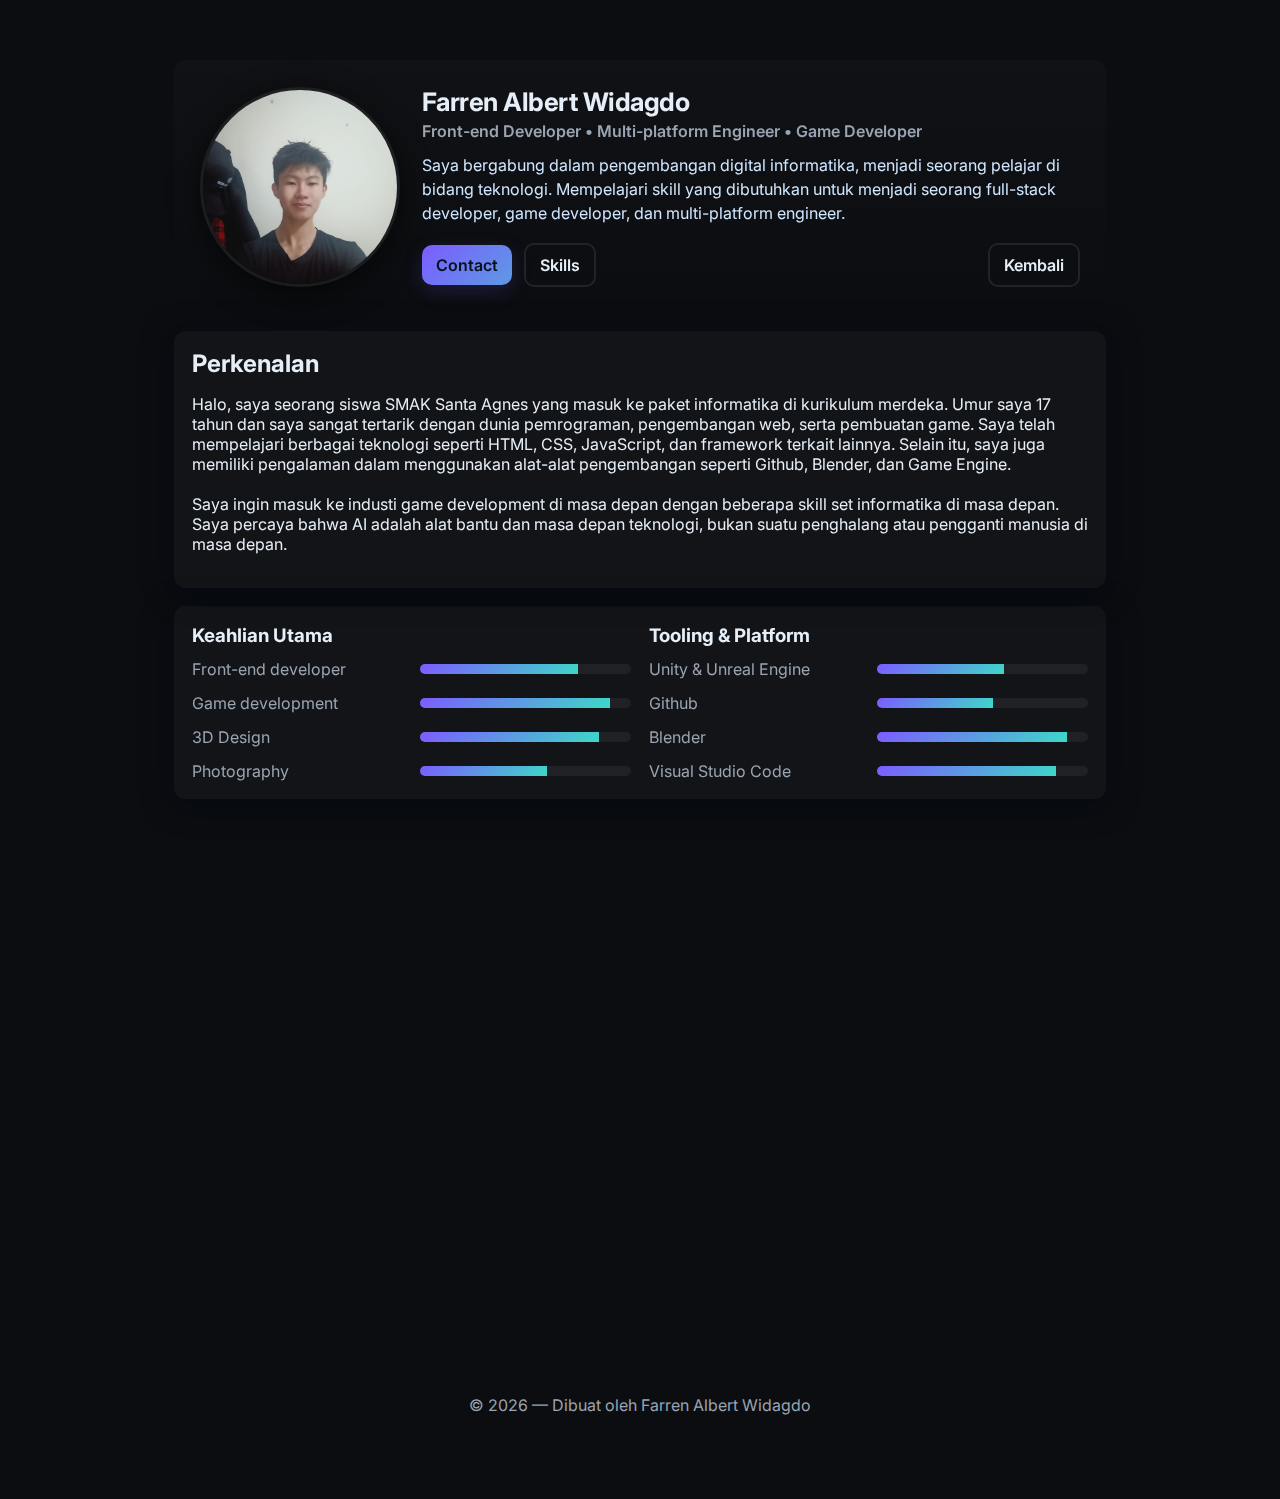
<file: AboutUs.html>
<!doctype html>
<html lang="en">

<head>
  <meta charset="utf-8" />
  <meta name="viewport" content="width=device-width,initial-scale=1" />
  <title>Portfolio — Front-end Developer</title>
  <link href="https://fonts.googleapis.com/css2?family=Inter:wght@300;400;600;700;800&display=swap" rel="stylesheet">
  <link rel="stylesheet" href="AboutUs.css">
  <link href="https://unpkg.com/aos@2.3.1/dist/aos.css" rel="stylesheet">
  <script src="https://unpkg.com/aos@2.3.1/dist/aos.js"></script>
  <meta name="description" content="Front-end developer / multi-platform engineer / game developer portfolio">
</head>


<body>
  <main class="wrap">
    <header class="hero">
      <div class="hero-inner">
        <div class="avatar-wrap">
          <!-- Replace profile.jpg with your image -->
          <img data-aos="fade-down" data-aos-duration="1000" src="Profile.jpeg" alt="Profile" class="avatar">
        </div>
        <div class="intro">
          <h1 data-aos="fade-down" data-aos-duration="1800" class="name">Farren Albert Widagdo</h1>
          <p data-aos="fade-down" data-aos-duration="1500" class="roles">Front-end Developer • Multi-platform Engineer • Game Developer</p>
          <p data-aos="fade-down" data-aos-duration="1000" class="lead">Saya bergabung dalam pengembangan digital informatika, menjadi seorang pelajar di bidang
            teknologi.
            Mempelajari skill yang dibutuhkan untuk menjadi seorang full-stack developer, game developer, dan
            multi-platform engineer.
          </p>
          <div class="actions">
            <a data-aos="fade-down" data-aos-duration="1200" class="btn primary" href="#contact">Contact</a>
            <a data-aos="fade-down" data-aos-duration="1100" class="btn ghost" href="#skills">Skills</a>
            <a data-aos="fade-down" data-aos-duration="1000" class="back" id="backBtn" href="index.html" role="button" aria-label="Kembali">Kembali</a>
          </div>
        </div>
      </div>
    </header>

    <section data-aos="fade-down" data-aos-duration="1500" id="about" class="card">
      <h2 data-aos="fade-down" data-aos-duration="1000">Perkenalan</h2>
      <p data-aos="fade-down" data-aos-duration="700">Halo, saya seorang siswa SMAK Santa Agnes yang masuk ke paket informatika di kurikulum merdeka.
        Umur saya 17 tahun dan saya sangat tertarik dengan dunia pemrograman, pengembangan web, serta pembuatan game.
        Saya telah mempelajari berbagai teknologi seperti HTML, CSS, JavaScript, dan framework terkait lainnya.
        Selain itu, saya juga memiliki pengalaman dalam menggunakan alat-alat pengembangan seperti Github, Blender, dan
        Game Engine.
        <br><br>
        Saya ingin masuk ke industi game development di masa depan dengan beberapa skill set informatika di masa depan.
        Saya percaya bahwa AI adalah alat bantu dan masa depan teknologi, bukan suatu penghalang atau pengganti manusia
        di masa depan.
      </p>
    </section>

    <section data-aos="fade-down" data-aos-duration="1500" id="skills" class="card grid">
      <div data-aos="fade-down" data-aos-duration="2500">
        <h3>Keahlian Utama</h3>
        <ul class="skills-list">
          <li data-aos="fade-down" data-aos-duration="1500"><span>Front-end developer</span><span class="meter" style="--v:75%"></span></li>
          <li data-aos="fade-down" data-aos-duration="1400"><span>Game development</span><span class="meter" style="--v:90%"></span></li>
          <li data-aos="fade-down" data-aos-duration="1300"><span>3D Design</span><span class="meter" style="--v:85%"></span></li>
          <li data-aos="fade-down" data-aos-duration="1200"><span>Photography</span><span class="meter" style="--v:60%"></span></li>
        </ul>
      </div>
      <div data-aos="fade-down" data-aos-duration="2500">
        <h3>Tooling &amp; Platform</h3>
        <ul class="skills-list">
          <li data-aos="fade-down" data-aos-duration="1500"><span>Unity &amp; Unreal Engine</span><span class="meter" style="--v:60%"></span></li>
          <li data-aos="fade-down" data-aos-duration="1400"><span>Github</span><span class="meter" style="--v:55%"></span></li>
          <li data-aos="fade-down" data-aos-duration="1300"><span>Blender</span><span class="meter" style="--v:90%"></span></li>
          <li data-aos="fade-down" data-aos-duration="1200"><span>Visual Studio Code</span><span class="meter" style="--v:85%"></span></li>
        </ul>
      </div>
    </section>

    <section data-aos="fade-down" data-aos-duration="1000" id="info" class="card">
      <h3>Informasi</h3>
      <dl class="info-list">
        <div>
          <dt>Lokasi</dt>
          <dd>Indonesia - Surabya - Jl. Rangkah 1 No 97</dd>
        </div>
        <div>
          <dt>Email</dt>
          <dd>farrenaw3@gmail.com</dd>
        </div>
        <div>
          <dt>Telepon</dt>
          <dd>+62 822 6837 5990</dd>
        </div>
        <div>
          <dt>Jam Kerja</dt>
          <dd>Mon–Fri, 06:00–14:20</dd>
        </div>
      </dl>
    </section>

    <section data-aos="fade-down" data-aos-duration="1000" id="contact" class="card">
      <div class="contact-split">
        <div class="contact-form">
          <h3>Tinggalkan Pesan</h3>
          <p class="muted">Isi nama dan pesanmu</p>
          <form id="msgForm">
            <label for="name">Nama</label>
            <input id="name" name="name" type="text" placeholder="Nama kamu" required>

            <label for="message">Pesan</label>
            <textarea id="message" name="message" rows="5" placeholder="Tulis pesanmu di sini" required></textarea>

            <div class="form-actions">
              <button type="submit" class="btn primary">Kirim</button>
            </div>
          </form>

          <div id="thankYou" class="thankyou" aria-hidden="true">Terima kasih telah mengirim pesan.</div>
        </div><br>

        <div class="contact-map">
          <h3>Lokasi</h3>
          <p class="muted">SMAK Santa Agnes Surabaya — Jl. Mendut</p>
          <div class="map-wrap">
            <iframe title="SMAK Santa Agnes Surabaya"
              src="https://www.google.com/maps?q=SMAK%20Santa%20Agnes%20Surabaya%20Jl%20Mendut&output=embed"
              loading="lazy" referrerpolicy="no-referrer-when-downgrade"></iframe>
          </div>
        </div>
      </div>
    </section>

    <footer class="foot">© <span id="year"></span> — Dibuat oleh Farren Albert Widagdo</footer>
  </main>
  <script>
    AOS.init();
  </script>
  <script>
    document.getElementById('year').textContent = new Date().getFullYear();
  </script>
  <script>
    // Handle form submit: show alert and reset so user can send multiple messages
    (function () {
      const form = document.getElementById('msgForm');
      if (!form) return;
      form.addEventListener('submit', function (e) {
        e.preventDefault();
        const name = form.name.value.trim();
        const message = form.message.value.trim();
        if (!name || !message) {
          form.querySelector('input, textarea').focus();
          return;
        }
        alert('Terima kasih telah mengirim pesan.');
        // show inline thank you message for better UX
        const thank = document.getElementById('thankYou');
        if (thank) {
          thank.classList.add('show');
          thank.setAttribute('aria-hidden', 'false');
          setTimeout(() => {
            thank.classList.remove('show');
            thank.setAttribute('aria-hidden', 'true');
          }, 3000);
        }
        form.reset();
        form.name.focus();
      });
    })();

    // Back button: prefer history.back() when possible
    (function () {
      const back = document.getElementById('backBtn');
      if (!back) return;
      back.addEventListener('click', function (e) {
        // If user has navigation history, go back. Otherwise follow the link.
        if (window.history && window.history.length > 1) {
          e.preventDefault();
          window.history.back();
        }
      });
    })();

    // Animate skill meters when the skills section enters viewport
    (function () {
      const meters = document.querySelectorAll('.skills-list .meter');
      if (!meters.length) return;

      function runAnimation() {
        meters.forEach(m => {
          // read target value from inline style or computed property
          const inline = m.style.getPropertyValue('--v');
          const computed = getComputedStyle(m).getPropertyValue('--v');
          const target = (inline || computed).trim() || '50%';
          // start from 0 then set to target to trigger CSS transition
          m.style.setProperty('--v', '0%');
          requestAnimationFrame(() => requestAnimationFrame(() => m.style.setProperty('--v', target)));
        });
      }

      if ('IntersectionObserver' in window) {
        const obs = new IntersectionObserver((entries, o) => {
          entries.forEach(en => {
            if (en.isIntersecting) {
              runAnimation();
              o.disconnect();
            }
          });
        }, { threshold: 0.2 });
        const target = document.getElementById('skills');
        if (target) obs.observe(target);
        else runAnimation();
      } else {
        // fallback
        runAnimation();
      }
    })();
  </script>
</body>


</html>
</file>
<file: AboutUs.css>
:root {
    --bg-0: #0b0d10;
    --bg-1: #0b0d10;
    --card: rgba(255, 255, 255, 0.03);
    --muted: #9aa4b2;
    --accent: linear-gradient(135deg, #7c5cff, #3dd8c8);
    --glass: rgba(255, 255, 255, 0.03);
    --glass-2: rgba(255, 255, 255, 0.03);
}

* {
    box-sizing: border-box
}

html,
body {
    height: 100%
}

body {
    margin: 0;
    font-family: Inter, system-ui, -apple-system, Segoe UI, Roboto, "Helvetica Neue", Arial;
    background: radial-gradient(1200px 400px at 10% 10%, transparent), var(--bg-0);
    color: #e6eef8;
    -webkit-font-smoothing: antialiased;
    -moz-osx-font-smoothing: grayscale;
}

.wrap {
    max-width: 980px;
    margin: 36px auto;
    padding: 24px
}

.hero {
    background: linear-gradient(180deg, rgba(255, 255, 255, 0.02), transparent);
    border-radius: 12px;
    padding: 26px
}

.hero-inner {
    display: flex;
    gap: 22px;
    align-items: center
}

.avatar-wrap {
    flex: 0 0 200px
}

.avatar {
    width: 200px;
    height: 200px;
    border-radius: 999px;
    object-fit: cover;
    border: 3px solid rgba(255, 255, 255, 0.06);
    box-shadow: 0 8px 30px rgba(0, 0, 0, 0.6);
    display: block
}

.intro {
    flex: 1
}

.name {
    margin: 0;
    font-size: 1.6rem;
    letter-spacing: -0.02em
}

.roles {
    margin: .25rem 0 0;
    color: var(--muted);
    font-weight: 600
}

.lead {
    color: #cfe6ff;
    margin: 12px 0 18px;
    line-height: 1.5
}

.actions {
    display: flex;
    gap: 12px;
    align-items: center;
}

.btn {
    width: 100%;
    padding: 10px 14px;
    border-radius: 10px;
    text-decoration: none;
    color: inherit;
    font-weight: 600;
    display: inline-block;
    position: relative;
}

.btn.primary {
    background: var(--accent);
    background-size: 200% 200%;
    color: #08101a;
    box-shadow: 0 6px 20px rgba(124, 92, 255, 0.18);
    width: auto;
}

.btn.ghost {
    background: transparent;
    border: 2px solid rgba(255, 255, 255, 0.09);
    width: auto;
}
.back{
    padding: 10px 14px;
    border-radius: 10px;
    text-decoration: none;
    color: inherit;
    font-weight: 600;
    border: 2px solid rgba(255, 255, 255, 0.09);
    display: inline-flex;
    align-items: center;
    justify-content: center;
    margin-left: auto;
    min-width: 88px;
    cursor: pointer;
}

.back:focus,
.back:hover{
    box-shadow: 0 6px 20px rgba(124, 92, 255, 0.12);
    outline: none;
}

.card {
    margin-top: 18px;
    padding: 18px;
    border-radius: 12px;
    background: linear-gradient(180deg, var(--glass), var(--glass-2));
    box-shadow: 0 4px 30px rgba(2, 6, 23, 0.6)
}

.card h2,
.card h3 {
    margin: 0 0 12px
}

.grid {
    display: grid;
    grid-template-columns: 1fr 1fr;
    gap: 18px
}

.skills-list {
    list-style: none;
    padding: 0;
    margin: 0;
    display: flex;
    flex-direction: column;
    gap: 14px
}

.skills-list li {
    display: flex;
    justify-content: space-between;
    align-items: center;
    gap: 14px
}

.skills-list span {
    color: var(--muted)
}

.skills-list .meter {
    flex: 0 0 48%;
    height: 10px;
    border-radius: 8px;
    background: rgba(255, 255, 255, 0.06);
    position: relative;
    overflow: hidden
}

.skills-list .meter::after {
    content: '';
    position: absolute;
    left: 0;
    top: 0;
    bottom: 0;
    background: var(--accent);
    width: var(--v, 50%);
    display: block
}

.info-list {
    display: grid;
    grid-template-columns: 1fr 1fr;
    gap: 12px;
    margin: 0
}

.info-list dt {
    font-weight: 700;
    color: var(--muted)
}

.info-list dd {
    margin: 0;
    color: #cfe6ff
}

.ct {
    display: flex;
    flex-direction: column;
    align-items: flex-start;
    gap: 10px
}

.ct .btn {
    margin-top: 8px
}

.foot {
    text-align: center;
    color: var(--muted);
    margin: 26px 0 60px
}

@media (max-width:800px) {
    .wrap {
        padding: 18px;
        margin: 20px
    }

    .hero-inner {
        flex-direction: row;
        gap: 16px
    }

    .avatar {
        width: 144px;
        height: 144px
    }

    /* make back button responsive */
    .back {
        margin-left: 0;
    }

    .grid {
        grid-template-columns: 1fr
    }
}

@media (max-width:520px) {
    .hero-inner {
        flex-direction: column;
        align-items: center;
        text-align: center
    }

    .avatar-wrap {
        margin-bottom: 8px
    }

    .intro {
        padding: 0
    }

    .actions {
        justify-content: center
    }

    .skills-list .meter {
        flex-basis: 60%
    }
}

/* Contact split (form + map) */
.contact-split {
    display: flex;
    gap: 18px;
    align-items: flex-start
}

.contact-form {
    flex: 1;
    min-width: 260px
}

.contact-map {
    flex: 1;
    min-width: 260px;
    justify-content: center;
    align-items: center;
    text-align: center;
}

.contact-form label {
    display: block;
    color: var(--muted);
    font-weight: 600;
    margin-top: 10px
}

.contact-form input,
.contact-form textarea {
    width: 100%;
    padding: 10px;
    border-radius: 10px;
    border: 1px solid rgba(255, 255, 255, 0.04);
    background: transparent;
    color: inherit;
    margin-top: 6px
}

.contact-form input::placeholder,
.contact-form textarea::placeholder {
    color: #8f9aa7
}

.form-actions {
    margin-top: 12px
}

.thankyou {
    margin-top: 12px;
    padding: 12px;
    border-radius: 10px;
    background: rgba(61, 216, 200, 0.08);
    color: #bff6ec;
    display: none
}

.thankyou.show {
    display: block
}

.map-wrap {
    width: 100%;
    height: 260px;
    border-radius: 10px;
    overflow: hidden;
    border: 1px solid rgba(255, 255, 255, 0.04);
    margin-top: 8px
}

.map-wrap iframe {
    width: 100%;
    height: 100%;
    border: 0;
    display: block
}

.muted {
    color: var(--muted)
}



@media (max-width:800px) {
    .contact-split {
        flex-direction: column
    }

    .map-wrap {
        height: 220px
    }
}

/* Center contact form/map and make them wider on phones/tablets (<=768px) */
@media (max-width:768px) {
    .contact-split {
        flex-direction: column;
        align-items: center;
        gap: 14px;
    }

    .contact-form,
    .contact-map {
        width: 100%;
        max-width: 720px;
        margin: 0 auto;
        min-width: 0;
    }

    .contact-form label {
        display: block;
        text-align: left;
    }

    .contact-form input,
    .contact-form textarea {
        width: 100%;
        max-width: 100%;
    }

    .form-actions {
        display: flex;
        align-items: left;
    }

    .map-wrap {
        width: 100%;
        max-width: 720px;
        margin: 0 auto;
        height: 260px;
    }

    .map-wrap iframe {
        width: 100%;
        height: 100%;
    }
}

@media (max-width:520px) {
    /* Ensure compact spacing and centered blocks on small phones */
    .contact-split { gap: 12px; }
    .map-wrap { height: 220px; }
    .contact-form { padding-left: 6px; padding-right: 6px; }
}

/* Specific adjustments for tablets / 768px wide phones */
@media (max-width:768px) {
    .wrap {
        max-width: 720px;
        margin: 20px auto;
        padding: 16px;
    }

    .hero {
        padding: 20px;
    }

    .hero-inner {
        gap: 12px;
        align-items: center;
    }

    .avatar-wrap {
        flex: 0 0 160px;
    }

    .avatar {
        width: 160px;
        height: 160px;
    }

    .name { font-size: 1.3rem; }
    .lead { margin: 10px 0 14px; }

    .actions { flex-wrap: wrap; }
    .back { margin-left: 0; }
}
</file>
